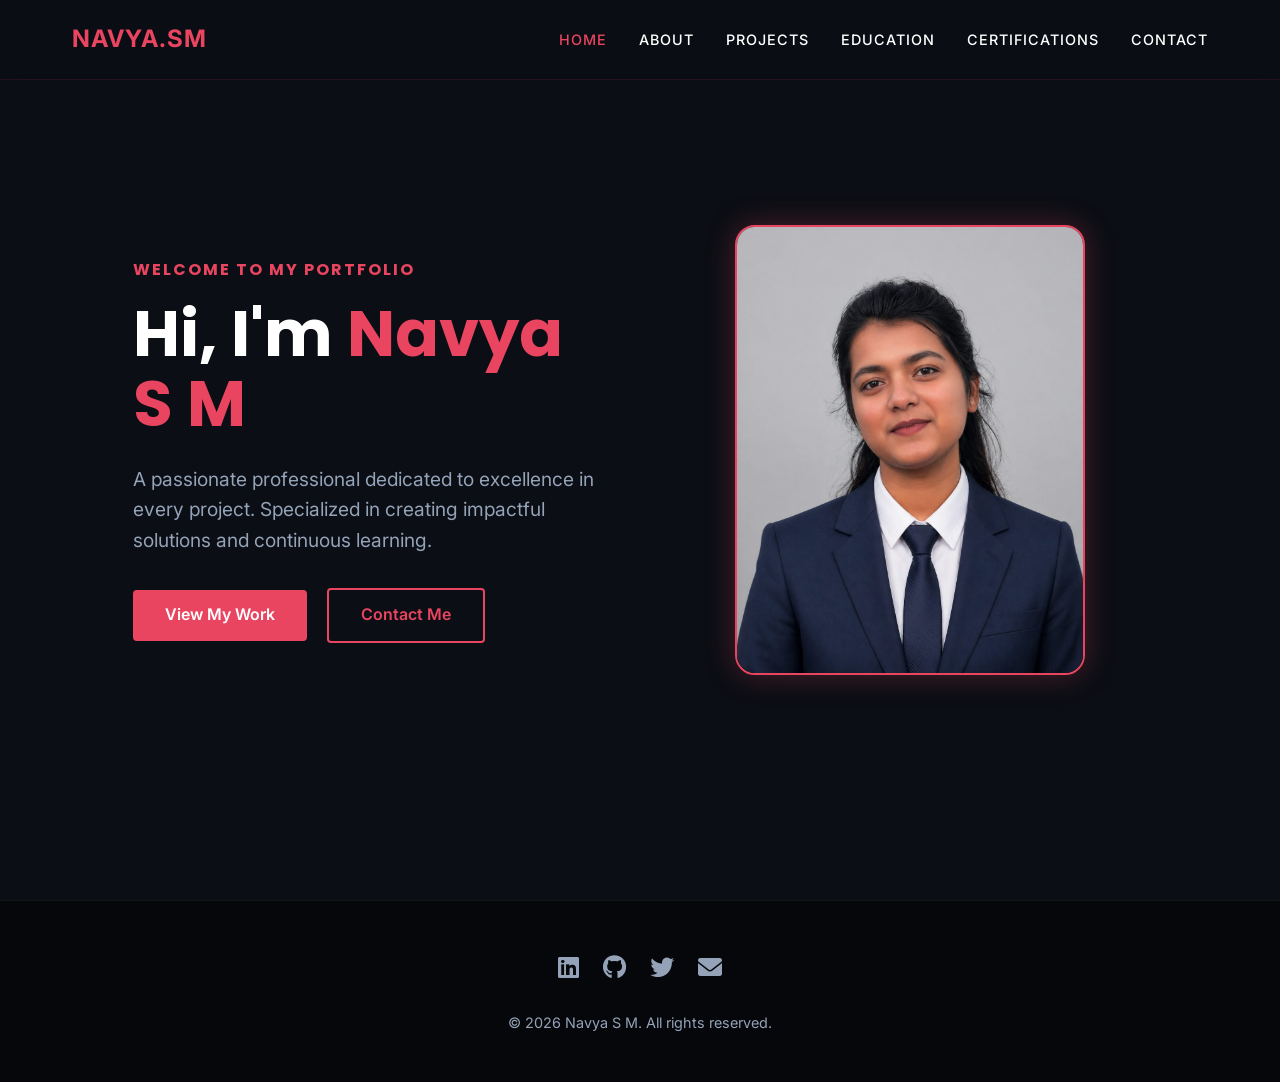
<file: index.html>
<!DOCTYPE html>
<html lang="en">
<head>
    <meta charset="UTF-8">
    <meta name="viewport" content="width=device-width, initial-scale=1.0">
    <title>Navya S M | Professional Portfolio</title>
    <meta name="description" content="Professional portfolio of Navya S M - showcasing projects, education, and certifications.">
    <link rel="stylesheet" href="css/style.css">
    <link rel="stylesheet" href="https://cdnjs.cloudflare.com/ajax/libs/font-awesome/6.0.0/css/all.min.css">
</head>
<body>
    <nav>
        <div class="container">
            <a href="index.html" class="logo">NAVYA.SM</a>
            <ul class="nav-links">
                <li><a href="index.html" class="active">Home</a></li>
                <li><a href="about.html">About</a></li>
                <li><a href="projects.html">Projects</a></li>
                <li><a href="education.html">Education</a></li>
                <li><a href="certifications.html">Certifications</a></li>
                <li><a href="contact.html">Contact</a></li>
            </ul>
        </div>
    </nav>

    <main>
        <section class="hero">
            <div class="container">
                <div class="hero-content">
                    <div class="hero-text fade-in">
                        <h4 style="color: var(--primary-color); margin-bottom: 1rem; letter-spacing: 2px;">WELCOME TO MY PORTFOLIO</h4>
                        <h1 style="font-size: 4rem; line-height: 1.1; margin-bottom: 1.5rem;">Hi, I'm <span style="color: var(--primary-color);">Navya S M</span></h1>
                        <p style="font-size: 1.2rem; color: var(--text-secondary); max-width: 600px; margin-bottom: 2rem;">
                            A passionate professional dedicated to excellence in every project. Specialized in creating impactful solutions and continuous learning.
                        </p>
                        <div class="hero-btns">
                            <a href="projects.html" class="btn btn-primary">View My Work</a>
                            <a href="contact.html" class="btn btn-outline" style="margin-left: 1rem;">Contact Me</a>
                        </div>
                    </div>
                    <div class="hero-image fade-in">
                        <div class="image-wrapper">
                            <img src="WhatsApp Image 2026-04-28 at 9.54.11 AM.jpeg" alt="Navya S M">
                        </div>
                    </div>
                </div>
            </div>
        </section>
    </main>

    <footer>
        <div class="container">
            <div class="social-links">
                <a href="#"><i class="fab fa-linkedin"></i></a>
                <a href="#"><i class="fab fa-github"></i></a>
                <a href="#"><i class="fab fa-twitter"></i></a>
                <a href="mailto:navya@example.com"><i class="fas fa-envelope"></i></a>
            </div>
            <p style="color: var(--text-secondary); font-size: 0.9rem;">&copy; 2026 Navya S M. All rights reserved.</p>
        </div>
    </footer>

    <style>
        .hero-content {
            display: flex;
            align-items: center;
            justify-content: space-between;
            gap: 4rem;
        }

        .hero-text {
            flex: 1;
        }

        .hero-image {
            flex: 1;
            display: flex;
            justify-content: center;
        }

        .image-wrapper {
            width: 350px;
            height: 450px;
            position: relative;
            border-radius: 20px;
            overflow: hidden;
            border: 2px solid var(--primary-color);
            box-shadow: 0 0 30px rgba(233, 69, 96, 0.3);
        }

        .image-wrapper img {
            width: 100%;
            height: 100%;
            object-fit: cover;
            transition: var(--transition);
        }

        .image-wrapper:hover img {
            transform: scale(1.05);
        }

        @media (max-width: 992px) {
            .hero-content {
                flex-direction: column-reverse;
                text-align: center;
                gap: 2rem;
            }
            .hero-text p {
                margin: 0 auto 2rem;
            }
            .image-wrapper {
                width: 280px;
                height: 350px;
            }
        }
    </style>

    <script src="js/main.js"></script>
</body>
</html>
</file>
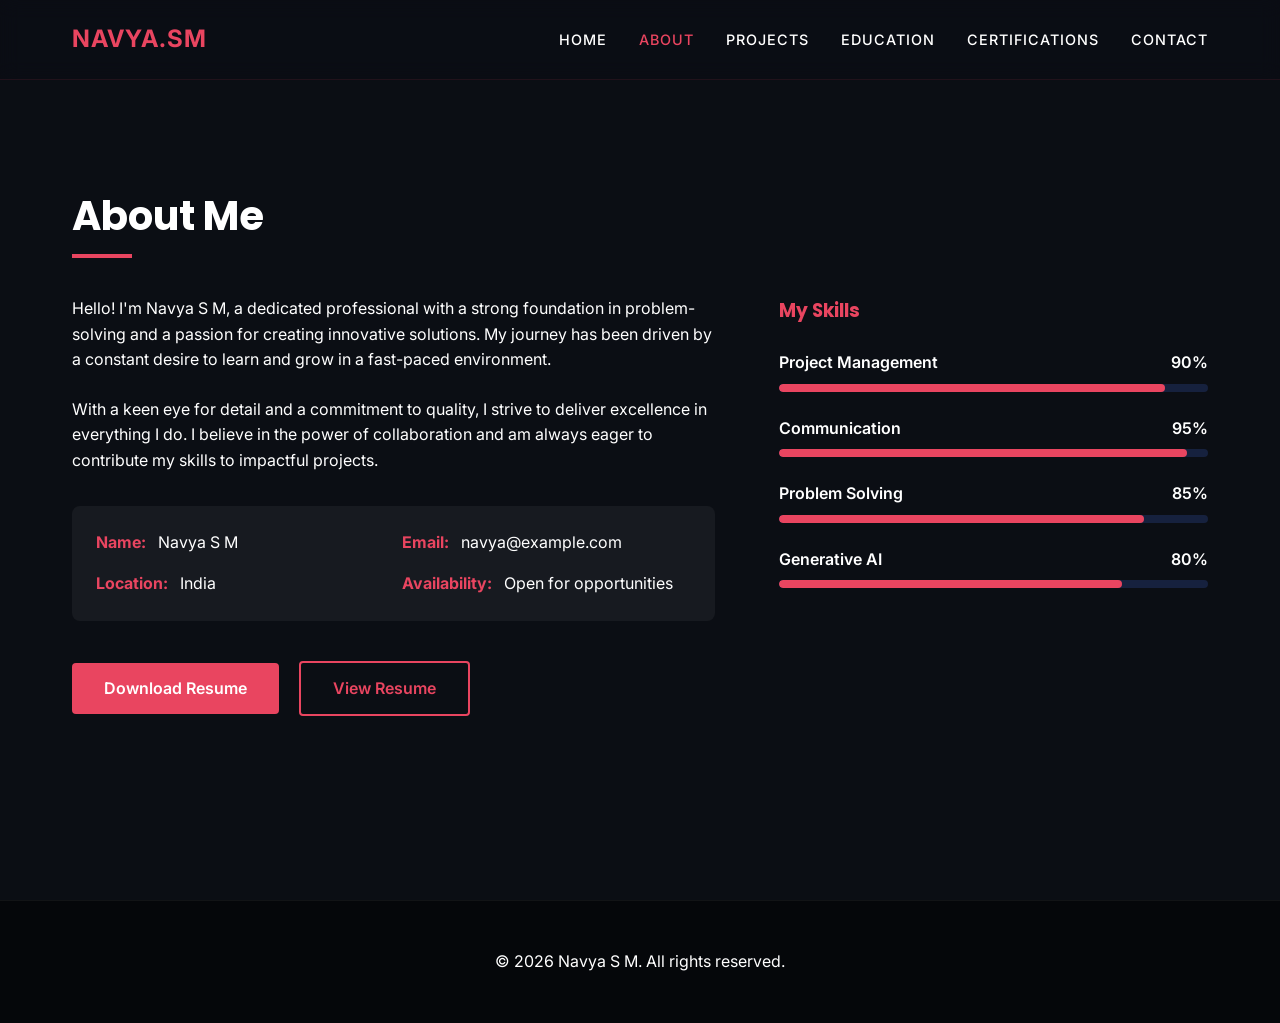
<file: about.html>
<!DOCTYPE html>
<html lang="en">
<head>
    <meta charset="UTF-8">
    <meta name="viewport" content="width=device-width, initial-scale=1.0">
    <title>About Me | Navya S M</title>
    <link rel="stylesheet" href="css/style.css">
    <link rel="stylesheet" href="https://cdnjs.cloudflare.com/ajax/libs/font-awesome/6.0.0/css/all.min.css">
</head>
<body>
    <nav>
        <div class="container">
            <a href="index.html" class="logo">NAVYA.SM</a>
            <ul class="nav-links">
                <li><a href="index.html">Home</a></li>
                <li><a href="about.html" class="active">About</a></li>
                <li><a href="projects.html">Projects</a></li>
                <li><a href="education.html">Education</a></li>
                <li><a href="certifications.html">Certifications</a></li>
                <li><a href="contact.html">Contact</a></li>
            </ul>
        </div>
    </nav>

    <main>
        <section class="about">
            <div class="container">
                <h2 class="section-title fade-in">About Me</h2>
                <div class="about-grid">
                    <div class="about-text fade-in">
                        <p style="margin-bottom: 1.5rem;">
                            Hello! I'm Navya S M, a dedicated professional with a strong foundation in problem-solving and a passion for creating innovative solutions. My journey has been driven by a constant desire to learn and grow in a fast-paced environment.
                        </p>
                        <p style="margin-bottom: 1.5rem;">
                            With a keen eye for detail and a commitment to quality, I strive to deliver excellence in everything I do. I believe in the power of collaboration and am always eager to contribute my skills to impactful projects.
                        </p>
                        <div class="about-info">
                            <div class="info-item"><strong>Name:</strong> Navya S M</div>
                            <div class="info-item"><strong>Email:</strong> navya@example.com</div>
                            <div class="info-item"><strong>Location:</strong> India</div>
                            <div class="info-item"><strong>Availability:</strong> Open for opportunities</div>
                        </div>
                        <div style="margin-top: 2.5rem;">
                            <a href="#" class="btn btn-primary" id="downloadResume">Download Resume</a>
                            <a href="#" class="btn btn-outline" style="margin-left: 1rem;" id="viewResume">View Resume</a>
                        </div>
                    </div>
                    <div class="about-skills fade-in">
                        <h3 style="margin-bottom: 1.5rem; color: var(--primary-color);">My Skills</h3>
                        <div class="skill-item">
                            <div class="skill-info">
                                <span>Project Management</span>
                                <span>90%</span>
                            </div>
                            <div class="skill-bar"><div class="skill-progress" style="width: 90%;"></div></div>
                        </div>
                        <div class="skill-item">
                            <div class="skill-info">
                                <span>Communication</span>
                                <span>95%</span>
                            </div>
                            <div class="skill-bar"><div class="skill-progress" style="width: 95%;"></div></div>
                        </div>
                        <div class="skill-item">
                            <div class="skill-info">
                                <span>Problem Solving</span>
                                <span>85%</span>
                            </div>
                            <div class="skill-bar"><div class="skill-progress" style="width: 85%;"></div></div>
                        </div>
                        <div class="skill-item">
                            <div class="skill-info">
                                <span>Generative AI</span>
                                <span>80%</span>
                            </div>
                            <div class="skill-bar"><div class="skill-progress" style="width: 80%;"></div></div>
                        </div>
                    </div>
                </div>
            </div>
        </section>
    </main>

    <footer>
        <div class="container">
            <p>&copy; 2026 Navya S M. All rights reserved.</p>
        </div>
    </footer>

    <style>
        .about-grid {
            display: grid;
            grid-template-columns: 1.5fr 1fr;
            gap: 4rem;
        }

        .about-info {
            display: grid;
            grid-template-columns: 1fr 1fr;
            gap: 1rem;
            margin-top: 2rem;
            background: rgba(255, 255, 255, 0.05);
            padding: 1.5rem;
            border-radius: 8px;
        }

        .info-item strong {
            color: var(--primary-color);
            margin-right: 0.5rem;
        }

        .skill-item {
            margin-bottom: 1.5rem;
        }

        .skill-info {
            display: flex;
            justify-content: space-between;
            margin-bottom: 0.5rem;
            font-weight: 600;
        }

        .skill-bar {
            height: 8px;
            background: var(--surface-color);
            border-radius: 4px;
            overflow: hidden;
        }

        .skill-progress {
            height: 100%;
            background: var(--primary-color);
            border-radius: 4px;
        }

        @media (max-width: 992px) {
            .about-grid {
                grid-template-columns: 1fr;
                gap: 2rem;
            }
        }
    </style>

    <script src="js/main.js"></script>
    <script>
        // Placeholder functionality for resume
        document.getElementById('downloadResume').addEventListener('click', (e) => {
            e.preventDefault();
            alert("Resume file not found in the directory. Please add 'resume.pdf' to the folder to enable download.");
        });
        document.getElementById('viewResume').addEventListener('click', (e) => {
            e.preventDefault();
            alert("Resume file not found in the directory. Please add 'resume.pdf' to the folder to enable viewing.");
        });
    </script>
</body>
</html>
</file>
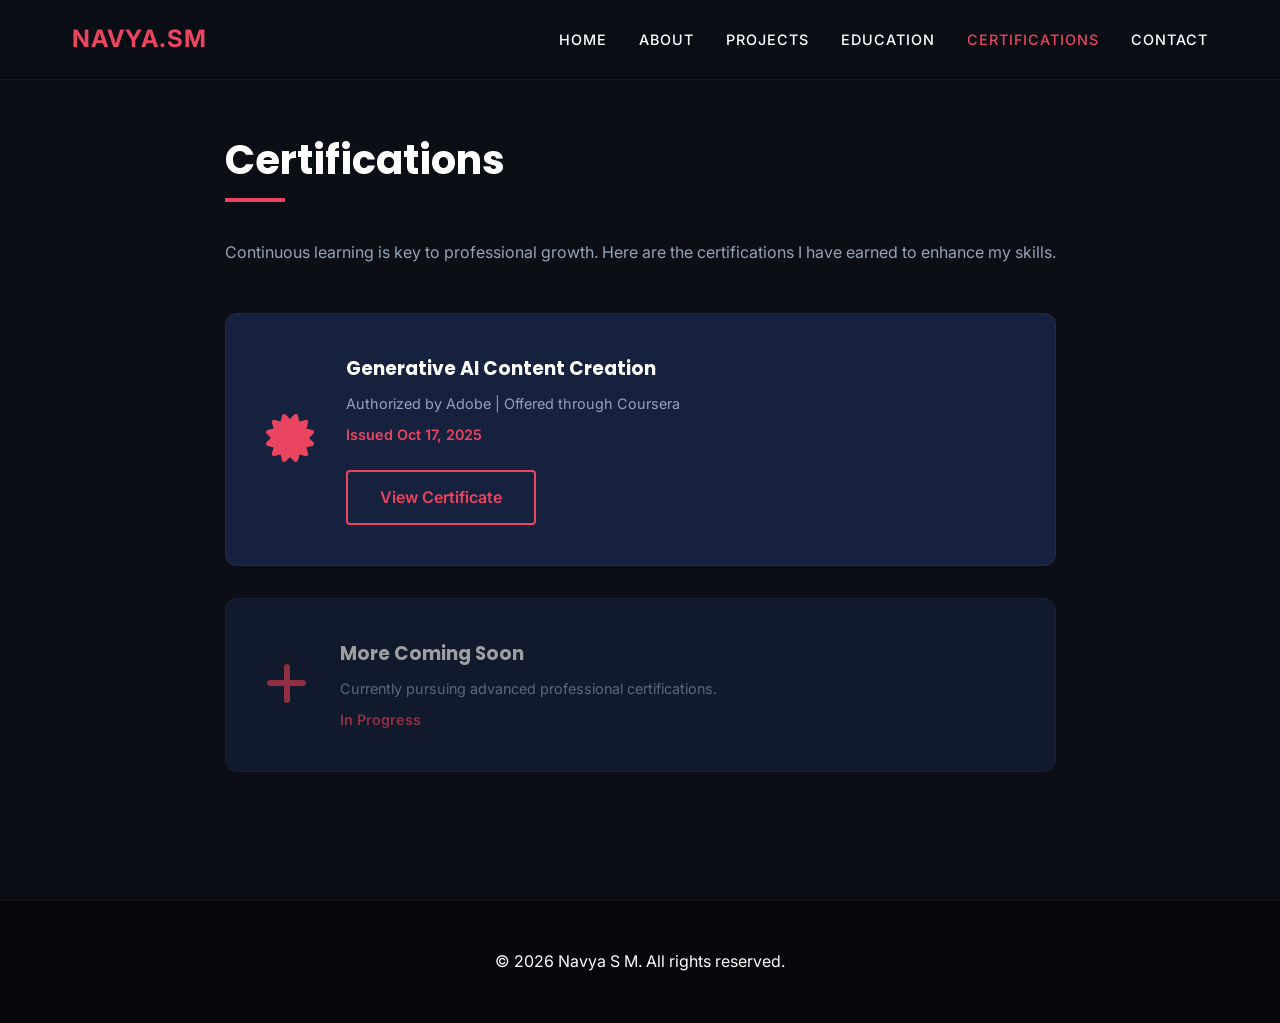
<file: certifications.html>
<!DOCTYPE html>
<html lang="en">
<head>
    <meta charset="UTF-8">
    <meta name="viewport" content="width=device-width, initial-scale=1.0">
    <title>Certifications | Navya S M</title>
    <link rel="stylesheet" href="css/style.css">
    <link rel="stylesheet" href="https://cdnjs.cloudflare.com/ajax/libs/font-awesome/6.0.0/css/all.min.css">
</head>
<body>
    <nav>
        <div class="container">
            <a href="index.html" class="logo">NAVYA.SM</a>
            <ul class="nav-links">
                <li><a href="index.html">Home</a></li>
                <li><a href="about.html">About</a></li>
                <li><a href="projects.html">Projects</a></li>
                <li><a href="education.html">Education</a></li>
                <li><a href="certifications.html" class="active">Certifications</a></li>
                <li><a href="contact.html">Contact</a></li>
            </ul>
        </div>
    </nav>

    <main>
        <section class="certifications">
            <div class="container">
                <h2 class="section-title fade-in">Certifications</h2>
                <p class="fade-in" style="color: var(--text-secondary); margin-bottom: 3rem;">
                    Continuous learning is key to professional growth. Here are the certifications I have earned to enhance my skills.
                </p>

                <div class="certs-grid">
                    <!-- Certificate 1 -->
                    <div class="card cert-card fade-in">
                        <div class="cert-icon">
                            <i class="fas fa-certificate"></i>
                        </div>
                        <div class="cert-info">
                            <h3>Generative AI Content Creation</h3>
                            <p>Authorized by Adobe | Offered through Coursera</p>
                            <p class="cert-date">Issued Oct 17, 2025</p>
                            <div style="margin-top: 1.5rem;">
                                <a href="Coursera HN61T8YBYLT4.pdf" target="_blank" class="btn btn-outline">View Certificate</a>
                            </div>
                        </div>
                    </div>

                    <!-- Placeholder Certificate 2 -->
                    <div class="card cert-card fade-in" style="opacity: 0.6;">
                        <div class="cert-icon">
                            <i class="fas fa-plus"></i>
                        </div>
                        <div class="cert-info">
                            <h3>More Coming Soon</h3>
                            <p>Currently pursuing advanced professional certifications.</p>
                            <p class="cert-date">In Progress</p>
                        </div>
                    </div>
                </div>
            </div>
        </section>
    </main>

    <footer>
        <div class="container">
            <p>&copy; 2026 Navya S M. All rights reserved.</p>
        </div>
    </footer>

    <style>
        .certs-grid {
            display: grid;
            grid-template-columns: repeat(auto-fill, minmax(400px, 1fr));
            gap: 2rem;
        }

        .cert-card {
            display: flex;
            align-items: center;
            gap: 2rem;
            padding: 2.5rem;
        }

        .cert-icon {
            font-size: 3rem;
            color: var(--primary-color);
        }

        .cert-info h3 {
            margin-bottom: 0.5rem;
        }

        .cert-info p {
            color: var(--text-secondary);
            font-size: 0.9rem;
        }

        .cert-date {
            margin-top: 0.5rem;
            font-weight: 600;
            color: var(--primary-color) !important;
        }

        @media (max-width: 600px) {
            .cert-card {
                flex-direction: column;
                text-align: center;
                gap: 1rem;
            }
        }
    </style>

    <script src="js/main.js"></script>
</body>
</html>
</file>
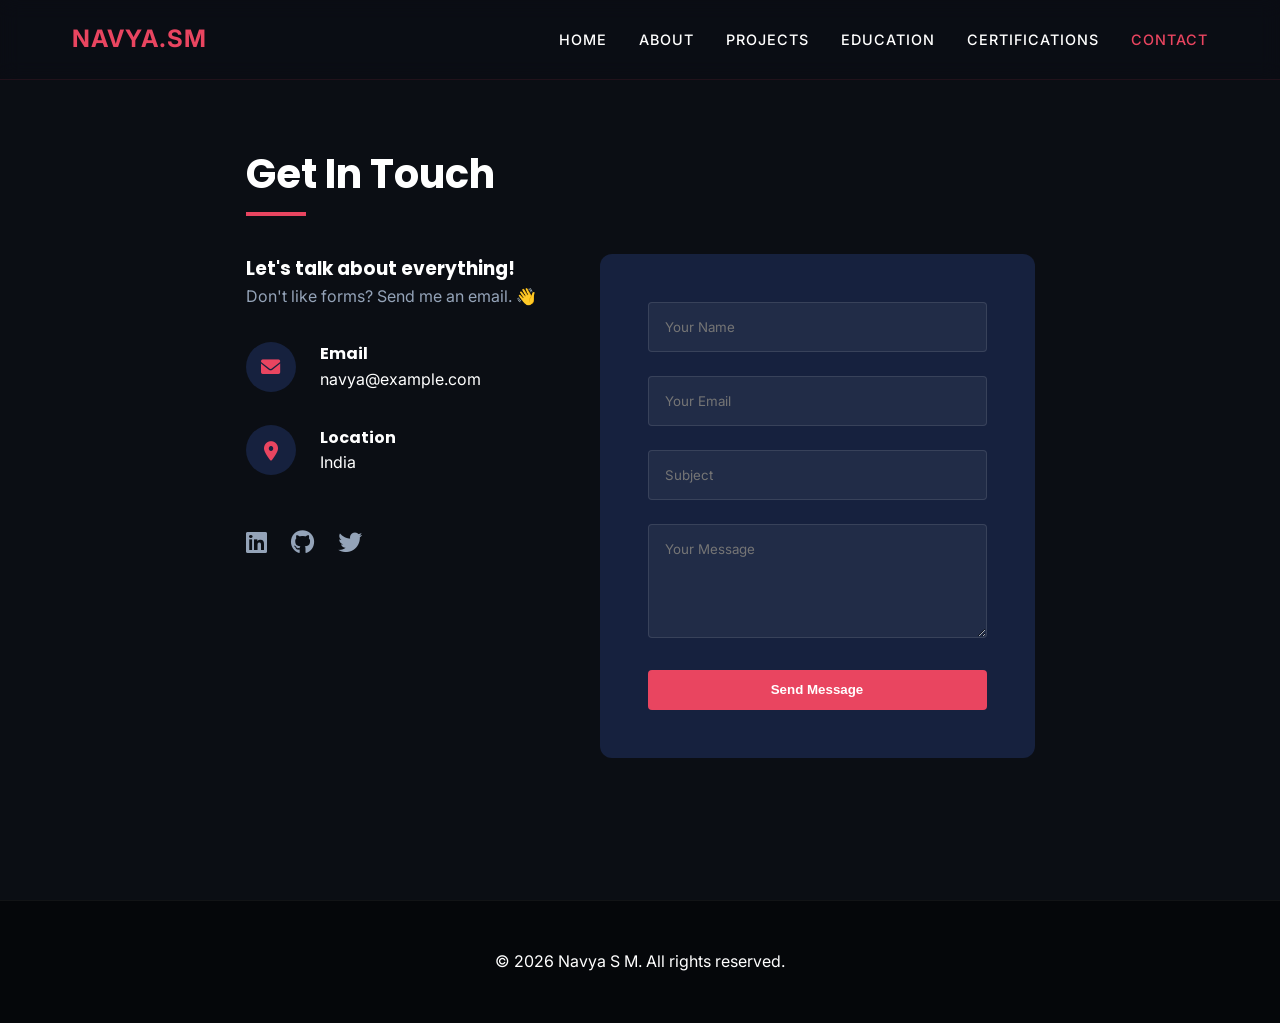
<file: contact.html>
<!DOCTYPE html>
<html lang="en">
<head>
    <meta charset="UTF-8">
    <meta name="viewport" content="width=device-width, initial-scale=1.0">
    <title>Contact | Navya S M</title>
    <link rel="stylesheet" href="css/style.css">
    <link rel="stylesheet" href="https://cdnjs.cloudflare.com/ajax/libs/font-awesome/6.0.0/css/all.min.css">
</head>
<body>
    <nav>
        <div class="container">
            <a href="index.html" class="logo">NAVYA.SM</a>
            <ul class="nav-links">
                <li><a href="index.html">Home</a></li>
                <li><a href="about.html">About</a></li>
                <li><a href="projects.html">Projects</a></li>
                <li><a href="education.html">Education</a></li>
                <li><a href="certifications.html">Certifications</a></li>
                <li><a href="contact.html" class="active">Contact</a></li>
            </ul>
        </div>
    </nav>

    <main>
        <section class="contact">
            <div class="container">
                <h2 class="section-title fade-in">Get In Touch</h2>
                
                <div class="contact-wrapper">
                    <div class="contact-info fade-in">
                        <h3>Let's talk about everything!</h3>
                        <p style="margin-bottom: 2rem; color: var(--text-secondary);">
                            Don't like forms? Send me an email. 👋
                        </p>
                        
                        <div class="contact-details">
                            <div class="detail-item">
                                <i class="fas fa-envelope"></i>
                                <div>
                                    <h4>Email</h4>
                                    <p>navya@example.com</p>
                                </div>
                            </div>
                            <div class="detail-item">
                                <i class="fas fa-location-dot"></i>
                                <div>
                                    <h4>Location</h4>
                                    <p>India</p>
                                </div>
                            </div>
                        </div>

                        <div class="social-links" style="justify-content: flex-start; margin-top: 3rem;">
                            <a href="#"><i class="fab fa-linkedin"></i></a>
                            <a href="#"><i class="fab fa-github"></i></a>
                            <a href="#"><i class="fab fa-twitter"></i></a>
                        </div>
                    </div>

                    <form class="contact-form fade-in" onsubmit="return false;">
                        <div class="form-group">
                            <input type="text" placeholder="Your Name" required>
                        </div>
                        <div class="form-group">
                            <input type="email" placeholder="Your Email" required>
                        </div>
                        <div class="form-group">
                            <input type="text" placeholder="Subject">
                        </div>
                        <div class="form-group">
                            <textarea placeholder="Your Message" rows="5" required></textarea>
                        </div>
                        <button type="submit" class="btn btn-primary" style="width: 100%;">Send Message</button>
                    </form>
                </div>
            </div>
        </section>
    </main>

    <footer>
        <div class="container">
            <p>&copy; 2026 Navya S M. All rights reserved.</p>
        </div>
    </footer>

    <style>
        .contact-wrapper {
            display: grid;
            grid-template-columns: 1fr 1.5fr;
            gap: 4rem;
        }

        .detail-item {
            display: flex;
            align-items: center;
            gap: 1.5rem;
            margin-bottom: 2rem;
        }

        .detail-item i {
            width: 50px;
            height: 50px;
            background: var(--surface-color);
            display: flex;
            align-items: center;
            justify-content: center;
            border-radius: 50%;
            color: var(--primary-color);
            font-size: 1.2rem;
        }

        .contact-form {
            background: var(--surface-color);
            padding: 3rem;
            border-radius: 12px;
        }

        .form-group {
            margin-bottom: 1.5rem;
        }

        input, textarea {
            width: 100%;
            padding: 1rem;
            background: rgba(255, 255, 255, 0.05);
            border: 1px solid rgba(255, 255, 255, 0.1);
            border-radius: 4px;
            color: white;
            font-family: inherit;
            outline: none;
            transition: var(--transition);
        }

        input:focus, textarea:focus {
            border-color: var(--primary-color);
            background: rgba(255, 255, 255, 0.08);
        }

        @media (max-width: 992px) {
            .contact-wrapper {
                grid-template-columns: 1fr;
                gap: 3rem;
            }
            .contact-form {
                padding: 2rem;
            }
        }
    </style>

    <script src="js/main.js"></script>
    <script>
        document.querySelector('.contact-form').addEventListener('submit', (e) => {
            e.preventDefault();
            alert("Thank you! This is a demo form. In a live environment, this would be connected to a backend service.");
        });
    </script>
</body>
</html>
</file>
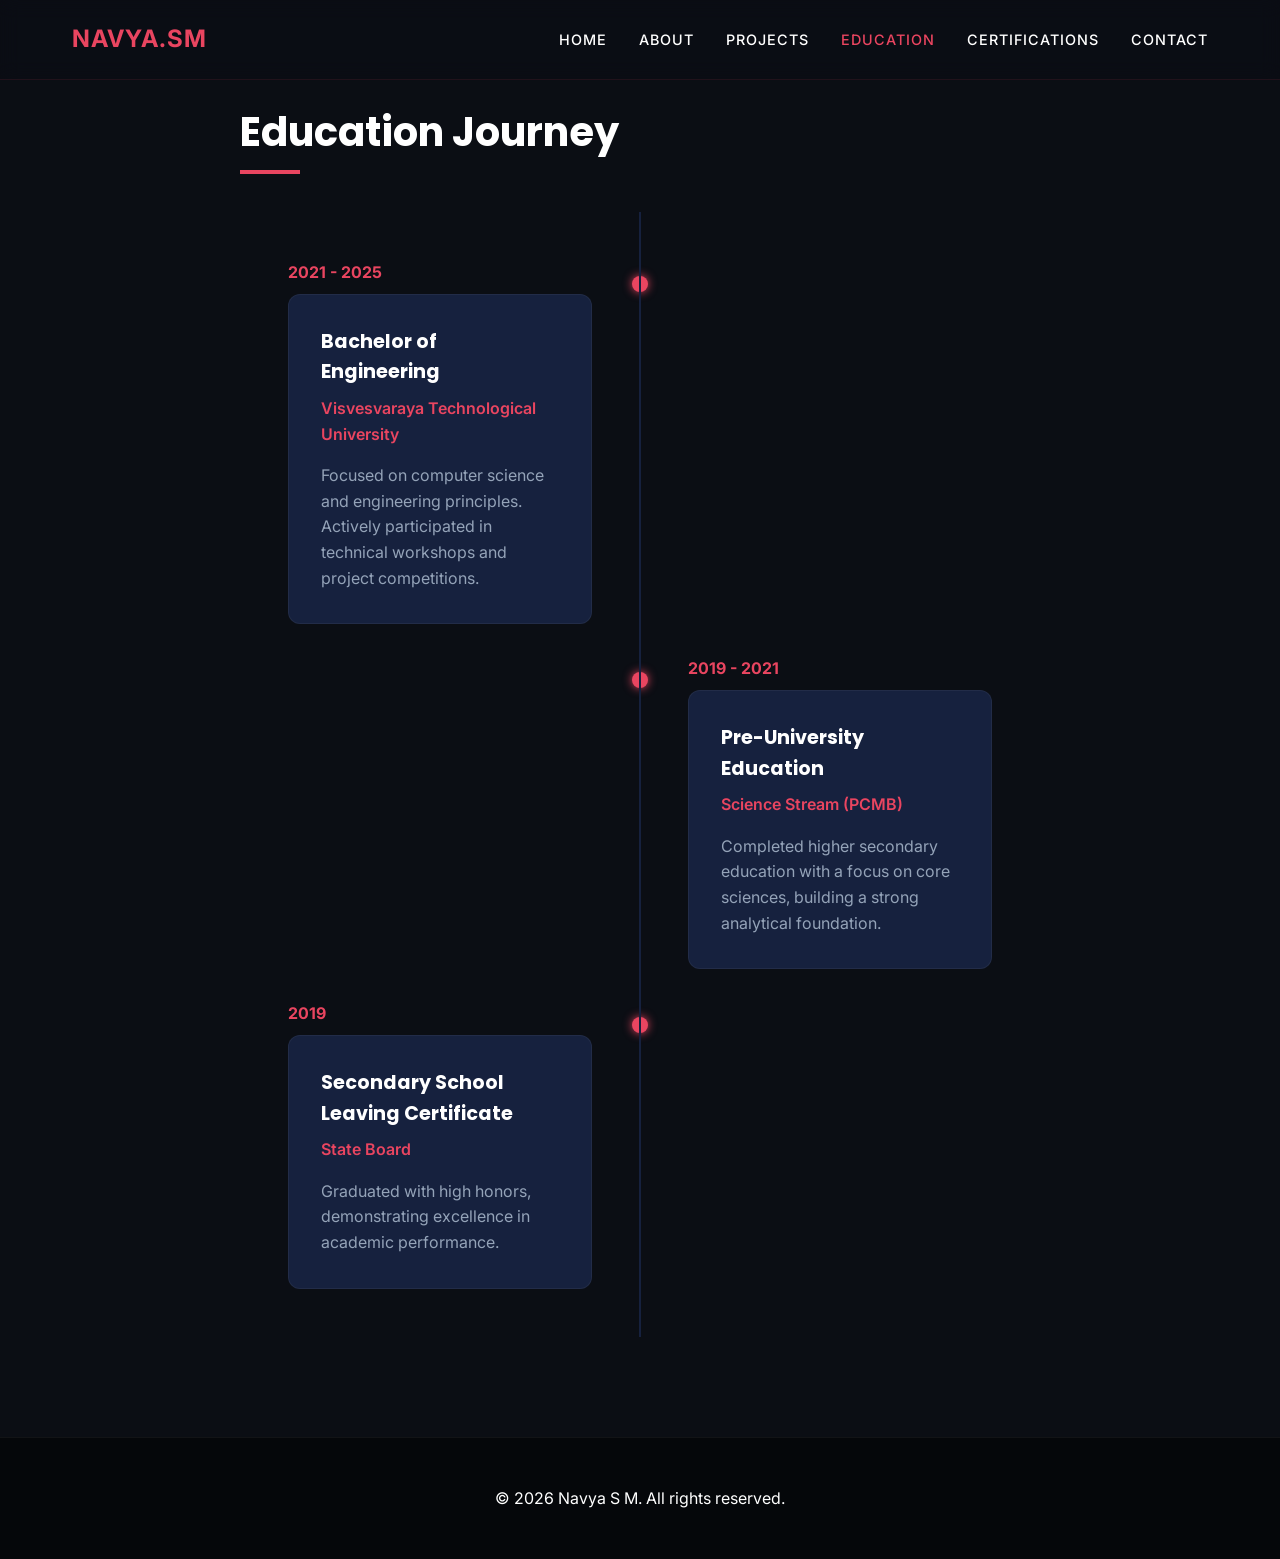
<file: education.html>
<!DOCTYPE html>
<html lang="en">
<head>
    <meta charset="UTF-8">
    <meta name="viewport" content="width=device-width, initial-scale=1.0">
    <title>Education | Navya S M</title>
    <link rel="stylesheet" href="css/style.css">
    <link rel="stylesheet" href="https://cdnjs.cloudflare.com/ajax/libs/font-awesome/6.0.0/css/all.min.css">
</head>
<body>
    <nav>
        <div class="container">
            <a href="index.html" class="logo">NAVYA.SM</a>
            <ul class="nav-links">
                <li><a href="index.html">Home</a></li>
                <li><a href="about.html">About</a></li>
                <li><a href="projects.html">Projects</a></li>
                <li><a href="education.html" class="active">Education</a></li>
                <li><a href="certifications.html">Certifications</a></li>
                <li><a href="contact.html">Contact</a></li>
            </ul>
        </div>
    </nav>

    <main>
        <section class="education">
            <div class="container">
                <h2 class="section-title fade-in">Education Journey</h2>
                
                <div class="timeline">
                    <!-- Education 1 -->
                    <div class="timeline-item fade-in">
                        <div class="timeline-dot"></div>
                        <div class="timeline-date">2021 - 2025</div>
                        <div class="card timeline-content">
                            <h3>Bachelor of Engineering</h3>
                            <p style="color: var(--primary-color); font-weight: 600;">Visvesvaraya Technological University</p>
                            <p style="margin-top: 1rem; color: var(--text-secondary);">
                                Focused on computer science and engineering principles. Actively participated in technical workshops and project competitions.
                            </p>
                        </div>
                    </div>

                    <!-- Education 2 -->
                    <div class="timeline-item fade-in">
                        <div class="timeline-dot"></div>
                        <div class="timeline-date">2019 - 2021</div>
                        <div class="card timeline-content">
                            <h3>Pre-University Education</h3>
                            <p style="color: var(--primary-color); font-weight: 600;">Science Stream (PCMB)</p>
                            <p style="margin-top: 1rem; color: var(--text-secondary);">
                                Completed higher secondary education with a focus on core sciences, building a strong analytical foundation.
                            </p>
                        </div>
                    </div>

                    <!-- Education 3 -->
                    <div class="timeline-item fade-in">
                        <div class="timeline-dot"></div>
                        <div class="timeline-date">2019</div>
                        <div class="card timeline-content">
                            <h3>Secondary School Leaving Certificate</h3>
                            <p style="color: var(--primary-color); font-weight: 600;">State Board</p>
                            <p style="margin-top: 1rem; color: var(--text-secondary);">
                                Graduated with high honors, demonstrating excellence in academic performance.
                            </p>
                        </div>
                    </div>
                </div>
            </div>
        </section>
    </main>

    <footer>
        <div class="container">
            <p>&copy; 2026 Navya S M. All rights reserved.</p>
        </div>
    </footer>

    <style>
        .timeline {
            position: relative;
            max-width: 800px;
            margin: 0 auto;
            padding: 2rem 0;
        }

        .timeline::after {
            content: '';
            position: absolute;
            width: 2px;
            background: var(--surface-color);
            top: 0;
            bottom: 0;
            left: 50%;
            margin-left: -1px;
        }

        .timeline-item {
            padding: 1rem 3rem;
            position: relative;
            width: 50%;
            left: 0;
        }

        .timeline-item:nth-child(even) {
            left: 50%;
        }

        .timeline-dot {
            position: absolute;
            width: 16px;
            height: 16px;
            background: var(--primary-color);
            border-radius: 50%;
            top: 2rem;
            z-index: 1;
            box-shadow: 0 0 10px var(--primary-color);
        }

        .timeline-item:nth-child(odd) .timeline-dot {
            right: -8px;
        }

        .timeline-item:nth-child(even) .timeline-dot {
            left: -8px;
        }

        .timeline-date {
            font-weight: 700;
            color: var(--primary-color);
            margin-bottom: 0.5rem;
        }

        .timeline-content h3 {
            margin-bottom: 0.5rem;
            font-size: 1.2rem;
        }

        @media (max-width: 768px) {
            .timeline::after {
                left: 31px;
            }
            .timeline-item {
                width: 100%;
                left: 0 !important;
                padding-left: 70px;
                padding-right: 20px;
            }
            .timeline-dot {
                left: 23px !important;
            }
        }
    </style>

    <script src="js/main.js"></script>
</body>
</html>
</file>
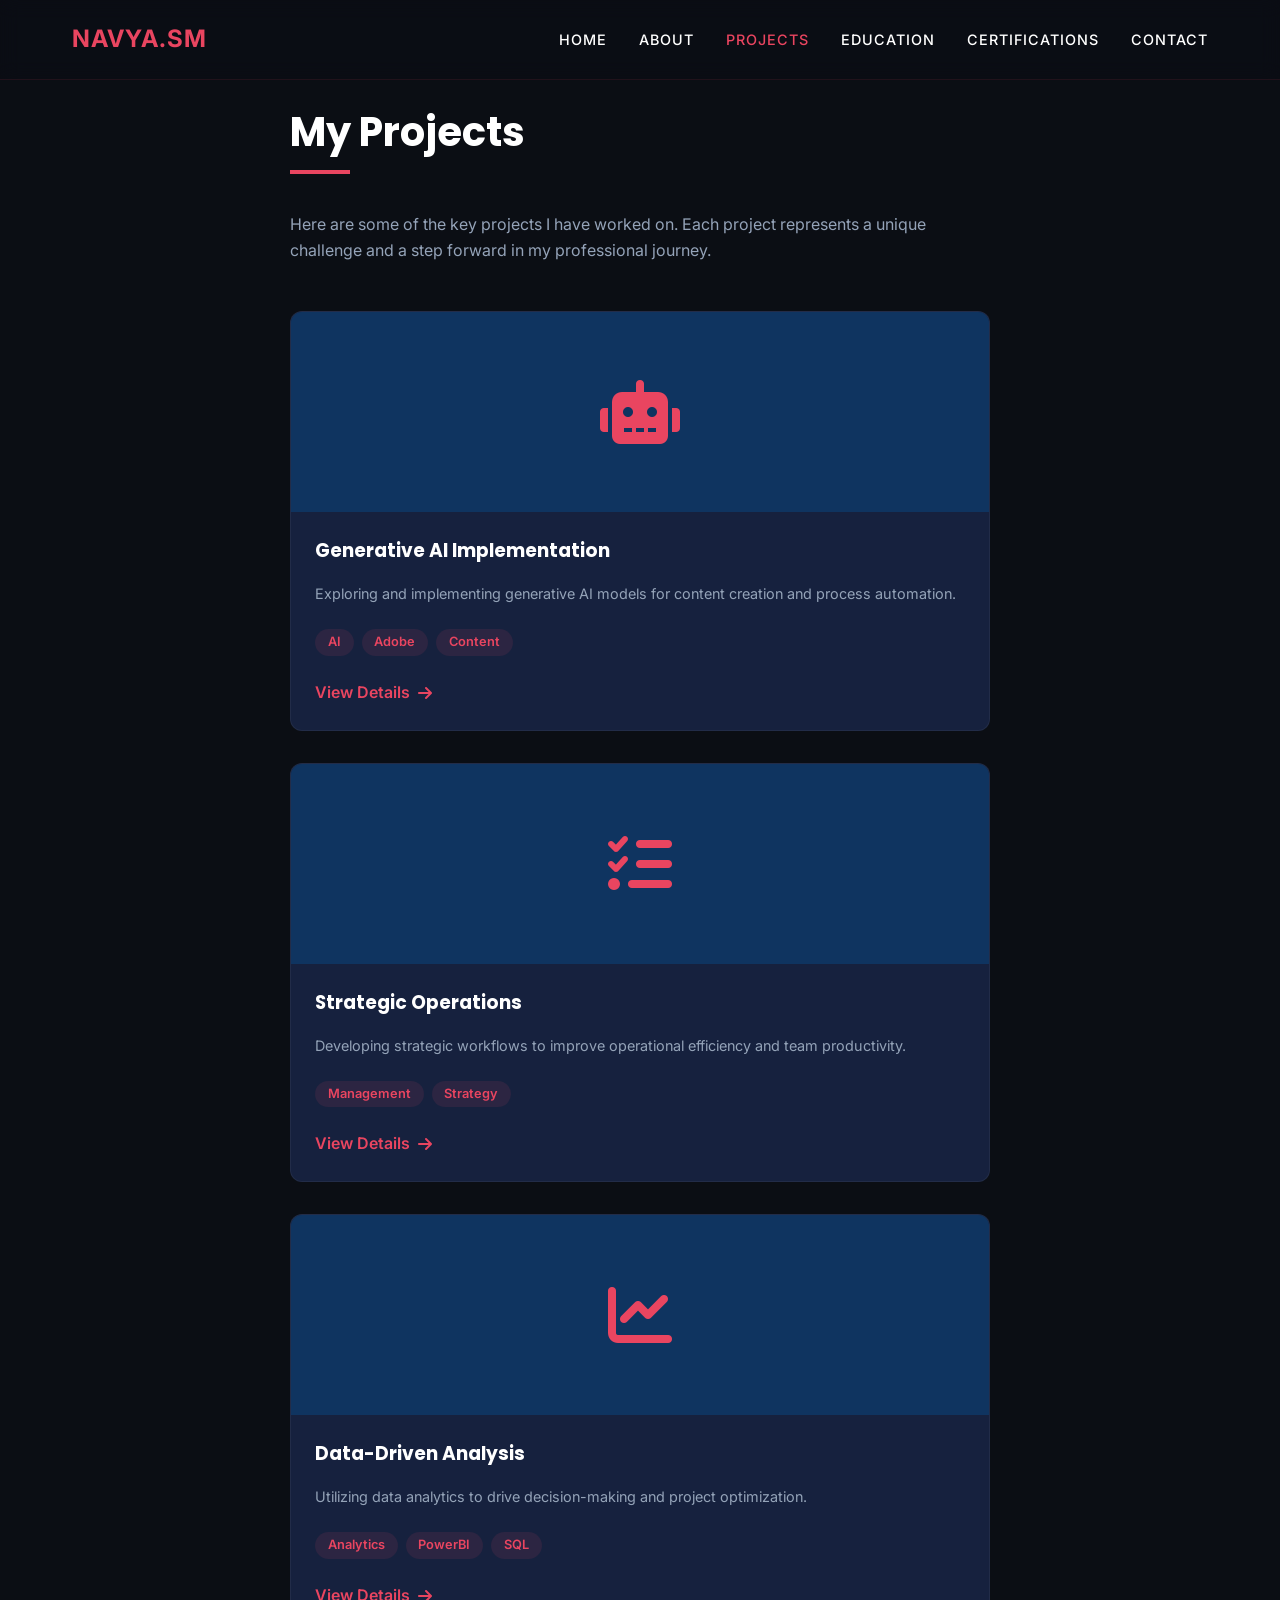
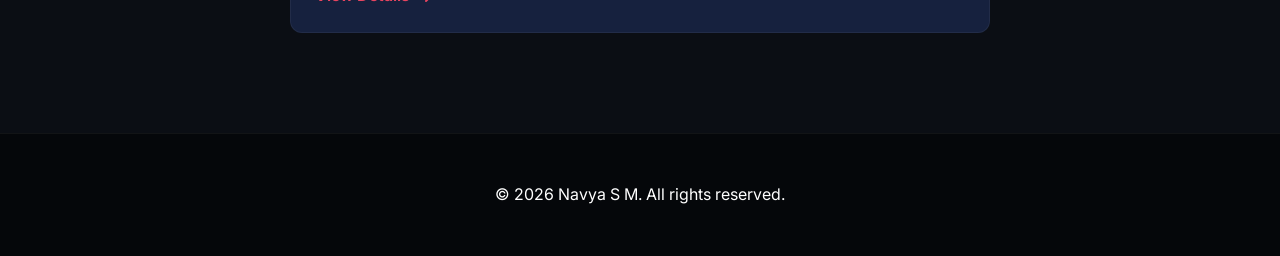
<file: projects.html>
<!DOCTYPE html>
<html lang="en">
<head>
    <meta charset="UTF-8">
    <meta name="viewport" content="width=device-width, initial-scale=1.0">
    <title>Projects | Navya S M</title>
    <link rel="stylesheet" href="css/style.css">
    <link rel="stylesheet" href="https://cdnjs.cloudflare.com/ajax/libs/font-awesome/6.0.0/css/all.min.css">
</head>
<body>
    <nav>
        <div class="container">
            <a href="index.html" class="logo">NAVYA.SM</a>
            <ul class="nav-links">
                <li><a href="index.html">Home</a></li>
                <li><a href="about.html">About</a></li>
                <li><a href="projects.html" class="active">Projects</a></li>
                <li><a href="education.html">Education</a></li>
                <li><a href="certifications.html">Certifications</a></li>
                <li><a href="contact.html">Contact</a></li>
            </ul>
        </div>
    </nav>

    <main>
        <section class="projects">
            <div class="container">
                <h2 class="section-title fade-in">My Projects</h2>
                <p class="fade-in" style="color: var(--text-secondary); margin-bottom: 3rem; max-width: 700px;">
                    Here are some of the key projects I have worked on. Each project represents a unique challenge and a step forward in my professional journey.
                </p>
                
                <div class="projects-grid">
                    <!-- Project 1 -->
                    <div class="card project-card fade-in">
                        <div class="project-img">
                            <i class="fas fa-robot"></i>
                        </div>
                        <div class="project-content">
                            <h3>Generative AI Implementation</h3>
                            <p>Exploring and implementing generative AI models for content creation and process automation.</p>
                            <div class="project-tags">
                                <span>AI</span>
                                <span>Adobe</span>
                                <span>Content</span>
                            </div>
                            <a href="#" class="project-link">View Details <i class="fas fa-arrow-right"></i></a>
                        </div>
                    </div>

                    <!-- Project 2 -->
                    <div class="card project-card fade-in">
                        <div class="project-img">
                            <i class="fas fa-tasks"></i>
                        </div>
                        <div class="project-content">
                            <h3>Strategic Operations</h3>
                            <p>Developing strategic workflows to improve operational efficiency and team productivity.</p>
                            <div class="project-tags">
                                <span>Management</span>
                                <span>Strategy</span>
                            </div>
                            <a href="#" class="project-link">View Details <i class="fas fa-arrow-right"></i></a>
                        </div>
                    </div>

                    <!-- Project 3 -->
                    <div class="card project-card fade-in">
                        <div class="project-img">
                            <i class="fas fa-chart-line"></i>
                        </div>
                        <div class="project-content">
                            <h3>Data-Driven Analysis</h3>
                            <p>Utilizing data analytics to drive decision-making and project optimization.</p>
                            <div class="project-tags">
                                <span>Analytics</span>
                                <span>PowerBI</span>
                                <span>SQL</span>
                            </div>
                            <a href="#" class="project-link">View Details <i class="fas fa-arrow-right"></i></a>
                        </div>
                    </div>
                </div>
            </div>
        </section>
    </main>

    <footer>
        <div class="container">
            <p>&copy; 2026 Navya S M. All rights reserved.</p>
        </div>
    </footer>

    <style>
        .projects-grid {
            display: grid;
            grid-template-columns: repeat(auto-fill, minmax(350px, 1fr));
            gap: 2rem;
        }

        .project-card {
            padding: 0;
            overflow: hidden;
            display: flex;
            flex-direction: column;
        }

        .project-img {
            height: 200px;
            background: var(--accent-color);
            display: flex;
            align-items: center;
            justify-content: center;
            font-size: 4rem;
            color: var(--primary-color);
            transition: var(--transition);
        }

        .project-card:hover .project-img {
            background: var(--primary-color);
            color: white;
        }

        .project-content {
            padding: 1.5rem;
            flex: 1;
            display: flex;
            flex-direction: column;
        }

        .project-content h3 {
            margin-bottom: 1rem;
        }

        .project-content p {
            color: var(--text-secondary);
            font-size: 0.9rem;
            margin-bottom: 1.5rem;
            flex: 1;
        }

        .project-tags {
            display: flex;
            gap: 0.5rem;
            margin-bottom: 1.5rem;
            flex-wrap: wrap;
        }

        .project-tags span {
            background: rgba(233, 69, 96, 0.1);
            color: var(--primary-color);
            padding: 0.2rem 0.8rem;
            border-radius: 50px;
            font-size: 0.8rem;
            font-weight: 600;
        }

        .project-link {
            color: var(--primary-color);
            font-weight: 600;
            display: flex;
            align-items: center;
            gap: 0.5rem;
        }

        .project-link:hover {
            gap: 0.8rem;
        }

        @media (max-width: 576px) {
            .projects-grid {
                grid-template-columns: 1fr;
            }
        }
    </style>

    <script src="js/main.js"></script>
</body>
</html>
</file>
<file: css/style.css>
@import url('https://fonts.googleapis.com/css2?family=Inter:wght@300;400;600;700&family=Poppins:wght@400;600;700&display=swap');

:root {
    --bg-color: #0b0e14;
    --surface-color: #16213e;
    --accent-color: #0f3460;
    --primary-color: #e94560;
    --text-primary: #ffffff;
    --text-secondary: #94a3b8;
    --card-shadow: 0 10px 30px -10px rgba(0, 0, 0, 0.5);
    --transition: all 0.3s cubic-bezier(0.645, 0.045, 0.355, 1);
    --nav-height: 80px;
}

* {
    margin: 0;
    padding: 0;
    box-sizing: border-box;
}

html {
    scroll-behavior: smooth;
}

body {
    background-color: var(--bg-color);
    color: var(--text-primary);
    font-family: 'Inter', sans-serif;
    line-height: 1.6;
    overflow-x: hidden;
}

h1, h2, h3, h4 {
    font-family: 'Poppins', sans-serif;
    font-weight: 700;
}

a {
    text-decoration: none;
    color: inherit;
    transition: var(--transition);
}

ul {
    list-style: none;
}

.container {
    max-width: 1200px;
    margin: 0 auto;
    padding: 0 2rem;
}

/* Navbar */
nav {
    height: var(--nav-height);
    background: rgba(11, 14, 20, 0.85);
    backdrop-filter: blur(10px);
    position: fixed;
    top: 0;
    width: 100%;
    z-index: 1000;
    display: flex;
    align-items: center;
    border-bottom: 1px solid rgba(233, 69, 96, 0.1);
}

nav .container {
    display: flex;
    justify-content: space-between;
    align-items: center;
    width: 100%;
}

.logo {
    font-size: 1.5rem;
    font-weight: 700;
    color: var(--primary-color);
    letter-spacing: 1px;
}

.nav-links {
    display: flex;
    gap: 2rem;
}

.nav-links a {
    font-weight: 500;
    font-size: 0.9rem;
    text-transform: uppercase;
    letter-spacing: 1px;
}

.nav-links a:hover, .nav-links a.active {
    color: var(--primary-color);
}

/* Sections */
section {
    padding: 100px 0;
    min-height: 100vh;
    display: flex;
    flex-direction: column;
    justify-content: center;
}

.section-title {
    font-size: 2.5rem;
    margin-bottom: 3rem;
    position: relative;
    display: inline-block;
}

.section-title::after {
    content: '';
    position: absolute;
    bottom: -10px;
    left: 0;
    width: 60px;
    height: 4px;
    background-color: var(--primary-color);
}

/* Buttons */
.btn {
    padding: 0.8rem 2rem;
    border-radius: 4px;
    font-weight: 600;
    cursor: pointer;
    transition: var(--transition);
    display: inline-block;
    border: none;
}

.btn-primary {
    background-color: var(--primary-color);
    color: white;
}

.btn-primary:hover {
    background-color: #ff5e78;
    transform: translateY(-3px);
    box-shadow: 0 5px 15px rgba(233, 69, 96, 0.4);
}

.btn-outline {
    border: 2px solid var(--primary-color);
    color: var(--primary-color);
    background: transparent;
}

.btn-outline:hover {
    background: rgba(233, 69, 96, 0.1);
    transform: translateY(-3px);
}

/* Cards */
.card {
    background: var(--surface-color);
    padding: 2rem;
    border-radius: 12px;
    border: 1px solid rgba(255, 255, 255, 0.05);
    transition: var(--transition);
}

.card:hover {
    transform: translateY(-10px);
    border-color: var(--primary-color);
}

/* Animations */
.fade-in {
    opacity: 0;
    transform: translateY(20px);
    transition: opacity 0.6s ease-out, transform 0.6s ease-out;
}

.fade-in.visible {
    opacity: 1;
    transform: translateY(0);
}

/* Footer */
footer {
    padding: 3rem 0;
    background: #05070a;
    text-align: center;
    border-top: 1px solid rgba(255, 255, 255, 0.05);
}

.social-links {
    display: flex;
    justify-content: center;
    gap: 1.5rem;
    margin-bottom: 1.5rem;
}

.social-links a {
    font-size: 1.5rem;
    color: var(--text-secondary);
}

.social-links a:hover {
    color: var(--primary-color);
}

/* Responsive */
@media (max-width: 768px) {
    .nav-links {
        display: none; /* Add hamburger menu later if needed */
    }
    
    .section-title {
        font-size: 2rem;
    }
}
</file>
